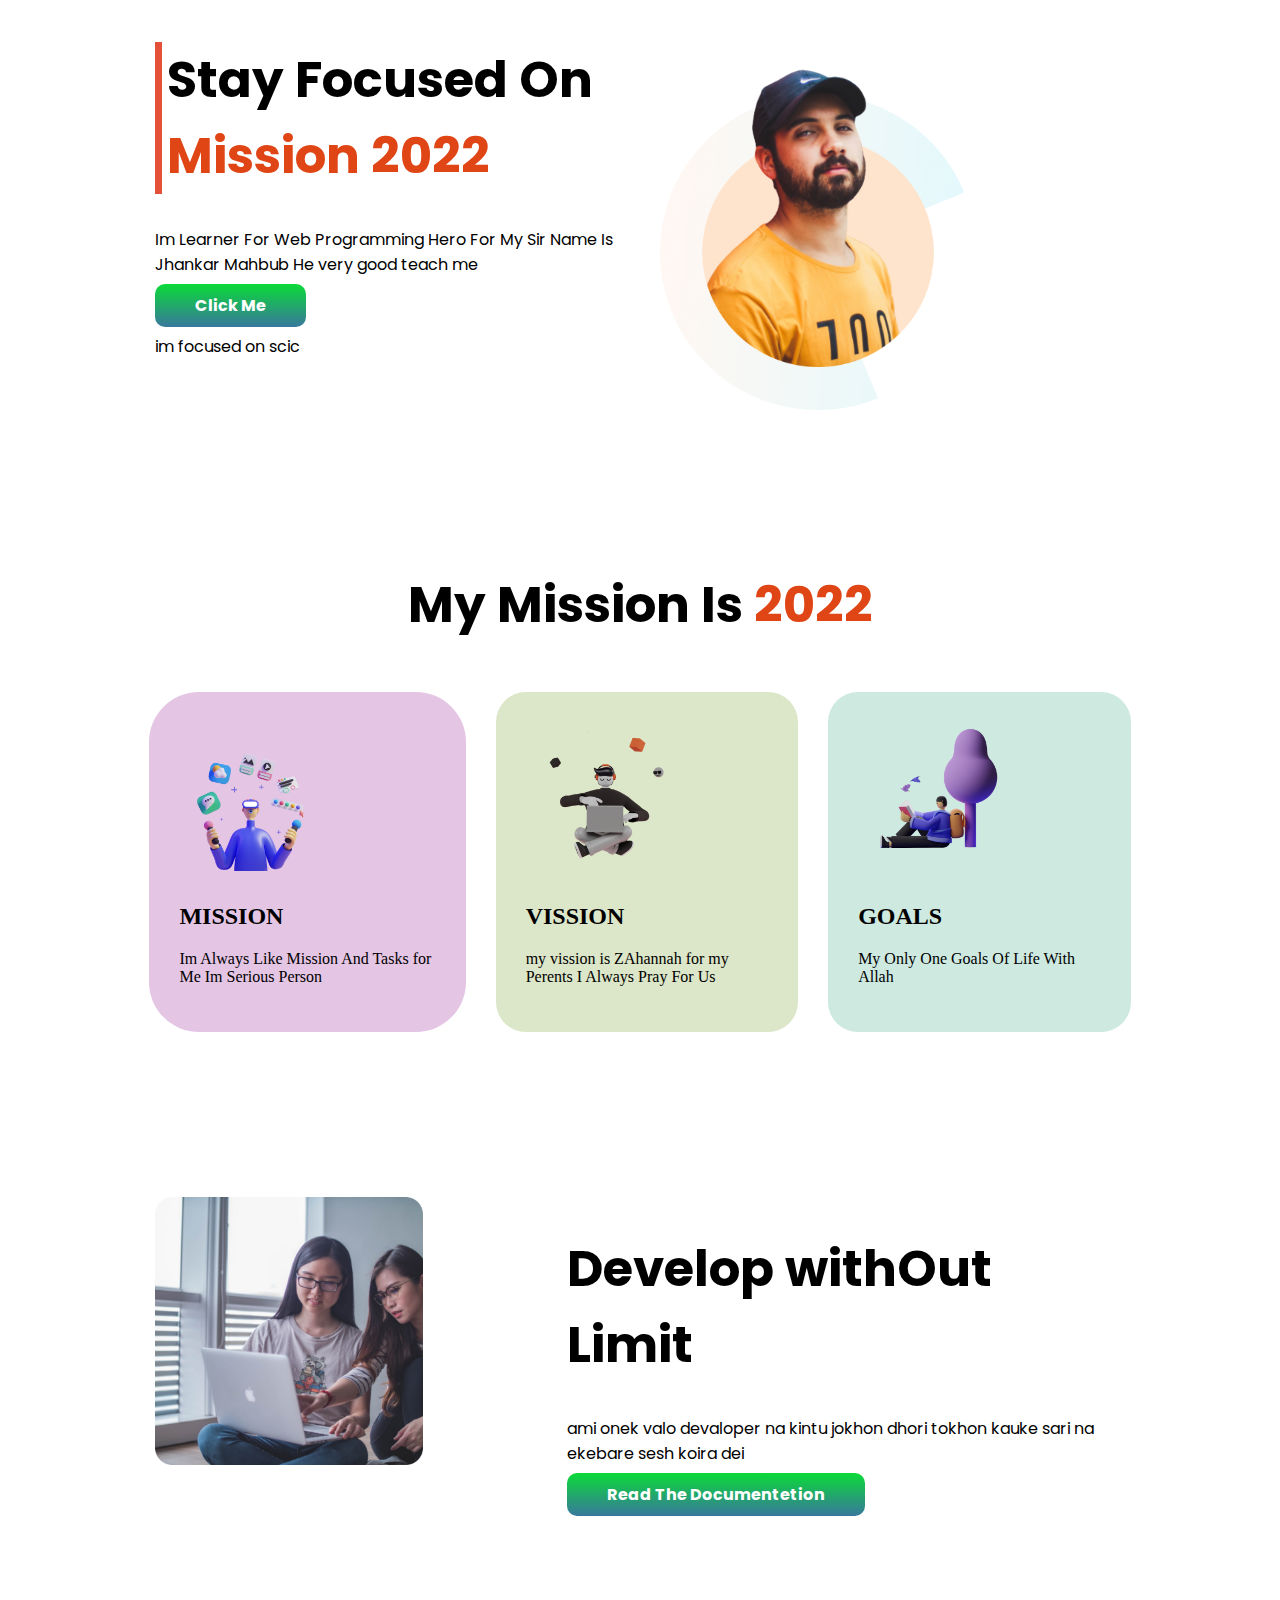
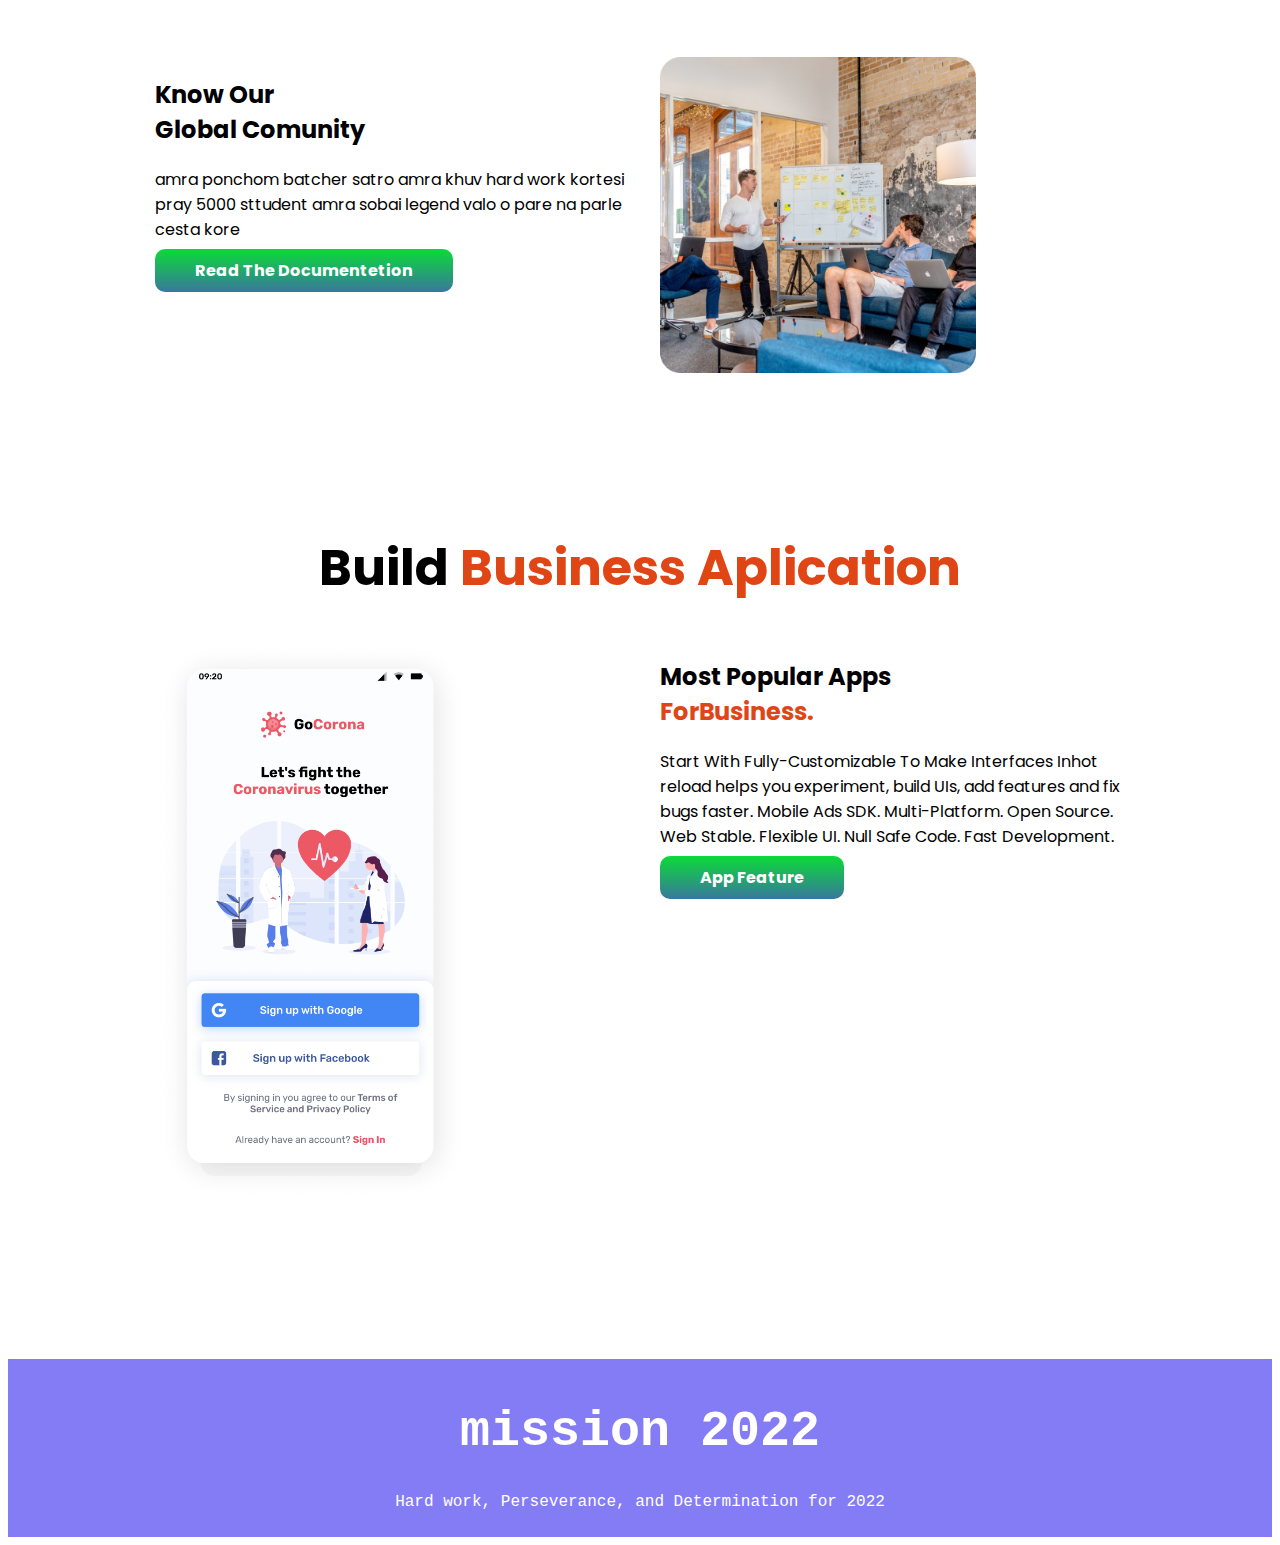
<file: index.html>
<!DOCTYPE html>
<html lang="en">
  <head>
    <meta charset="UTF-8" />
    <meta http-equiv="X-UA-Compatible" content="IE=edge" />
    <meta name="viewport" content="width=device-width, initial-scale=1.0" />
    <title>First-Asignment</title>
    <link rel="stylesheet" href="style.css" />
    <!--google fonts link-->
    <link rel="preconnect" href="https://fonts.googleapis.com" />
    <link rel="preconnect" href="https://fonts.gstatic.com" crossorigin />
    <link
      href="https://fonts.googleapis.com/css2?family=Poppins:ital,wght@0,400;1,300&display=swap"
      rel="stylesheet"
    />
  </head>
  <body>
    <section class="fullContainer">
      <!--starting section-->

      <section class="container">
        <!--strat div-->
        <div class="half-width">
          <h1 class="top-sec-title">
            Stay Focused On <span> Mission 2022</span>
          </h1>
          <p>
            Im Learner For Web Programming Hero For My Sir Name Is Jhankar
            Mahbub He very good teach me
          </p>
          <a class="link-button" href="#">Click Me</a>
          <p>im focused on scic</p>
        </div>
        <div class="half-width">
          <img src="images/person/person-0.png" alt="sobi" />
        </div>
      </section>
      <!--section end-->
      <!--2nd section start -->
      <h1 class="my-mission">My Mission Is <span>2022</span></h1>
      <section class="container">
        <div id="first" class="second-section">
          <img src="images/illustrators/illustrator-1.png" alt="" />
          <h2>MISSION</h2>
          <p>Im Always Like Mission And Tasks for Me Im Serious Person</p>
        </div>
        <div id="second">
          <img src="images/illustrators/illustrator-2.png" alt="" />
          <h2>VISSION</h2>
          <p>my vission is ZAhannah for my Perents I Always Pray For Us</p>
        </div>
        <div id="third">
          <img src="images/illustrators/illustrator-3.png" alt="" />
          <h2>GOALS</h2>
          <p>My Only One Goals Of Life With Allah</p>
        </div>
      </section>
      <!--section end-->
      <!--section start-->
      <section class="container">
        <div class="half-width">
          <img src="images/pictures/coding.png" alt="" />
        </div>
        <div>
          <h1>
            Develop withOut <br />
            Limit
          </h1>
          <p>
            ami onek valo devaloper na kintu jokhon dhori tokhon kauke sari na
            ekebare sesh koira dei
          </p>
          <a class="link-button" href="#">Read The Documentetion</a>
        </div>
      </section>
      <!--section end-->
      <!--section start-->
      <section class="container">
        <div class="half-width">
          <h2>
            Know Our <br />
            Global Comunity
          </h2>
          <p>
            amra ponchom batcher satro amra khuv hard work kortesi pray 5000
            sttudent amra sobai legend valo o pare na parle cesta kore
          </p>
          <a class="link-button" href="">Read The Documentetion</a>
        </div>
        <div class="half-width">
          <img src="images/pictures/project.png" alt="" />
        </div>
      </section>
      <!--section end-->
      <!--section start-->
      <h1 class="application">Build <span>Business Aplication</span></h1>

      <section class="container">
        <div class="half-width">
          <img src="images/pictures/app.png" alt="" />
        </div>
        <div class="half-width">
          <h2>
            Most Popular Apps <br />
            <span>ForBusiness.</span>
          </h2>
          <p>
            Start With Fully-Customizable To Make Interfaces Inhot reload helps
            you experiment, build UIs, add features and fix bugs faster. Mobile
            Ads SDK. Multi-Platform. Open Source. Web Stable. Flexible UI. Null
            Safe Code. Fast Development.
          </p>
          <a class="link-button" href="#">App Feature </a>
        </div>
      </section>
    </section>
    <footer class="endind">
      <h1>mission 2022</h1>
      <p>Hard work, Perseverance, and Determination for 2022</p>
    </footer>
  </body>
</html>
</file>
<file: style.css>
body {
  font-family: "Poppins", sans-serif;
  background-color: white;
}
.fullContainer {
  width: 80%;
  margin: auto;
}
h1 {
  font-size: 50px;
}
.top-sec-title {
  border-left: 7px solid #e55039;
  padding-left: 5px;
}
span {
  color: rgb(224, 69, 22);
}
.container {
  display: flex;
  margin-bottom: 150px;
}

.half-width {
  width: 50%;
  padding-left: 2%;
}
.half-width img {
  width: 80%;
}
.link-button {
  text-decoration: none;
  background-image: linear-gradient(rgb(11, 218, 56), rgb(56, 120, 156));
  color: white;
  font-weight: 700;
  padding: 10px 40px;
  border-radius: 10px;
}
.my-mission {
  text-align: center;
}
.container img {
  width: 65%;
}
#first {
  background-color: rgb(228, 197, 228);
  font-family: "Brush Script MT", cursive;
  margin: 15px;
  padding: 30px;
  border-radius: 50px;
}
#second {
  background-color: rgb(220, 230, 200);
  font-family: "Brush Script MT", cursive;
  margin: 15px;
  padding: 30px;
  border-radius: 30px;
}
#third {
  background-color: rgb(205, 233, 224);
  font-family: "Brush Script MT", cursive;
  margin: 15px;
  padding: 30px;
  border-radius: 30px;
}
.endind {
  text-align: center;
  background-color: rgba(39, 25, 235, 0.568);
  font-family: "Courier New", monospace;
  color: white;
  margin: 0;
  padding: 10px;
}
.application {
  text-align: center;
}
</file>
